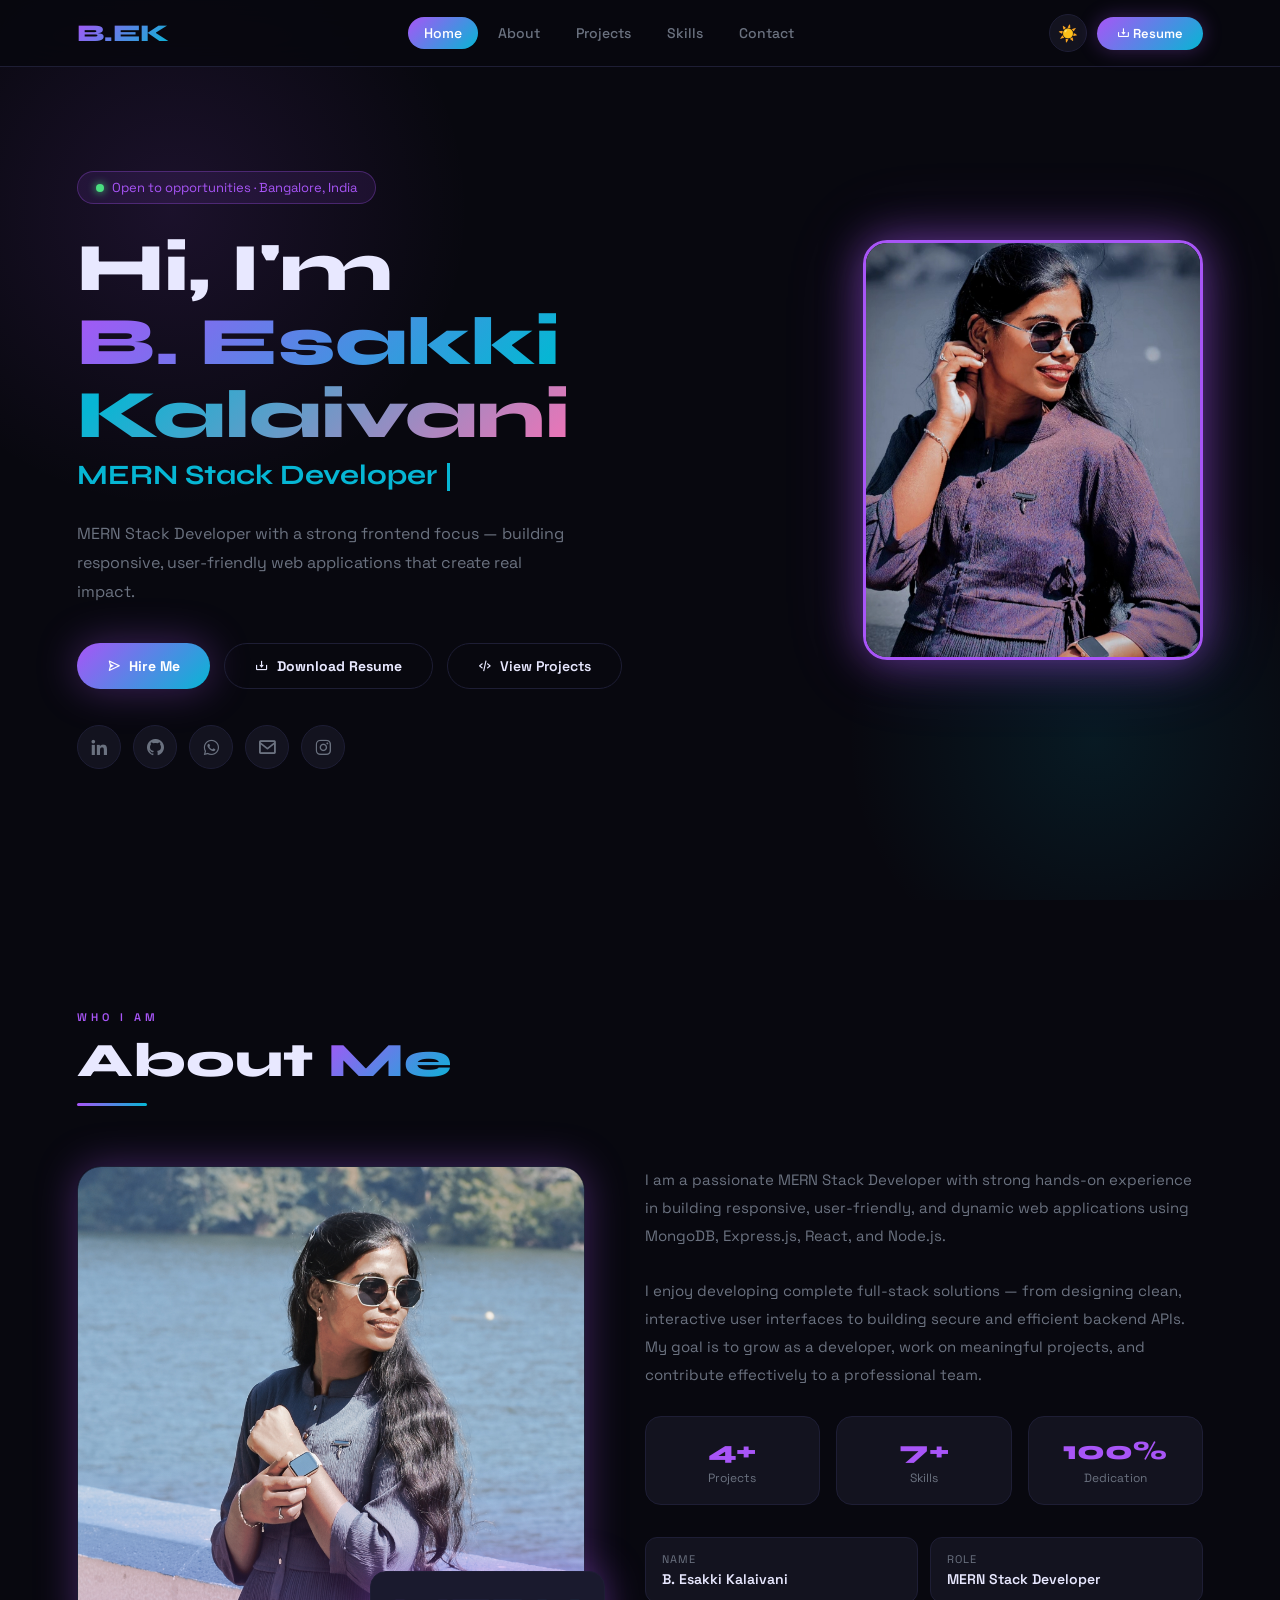
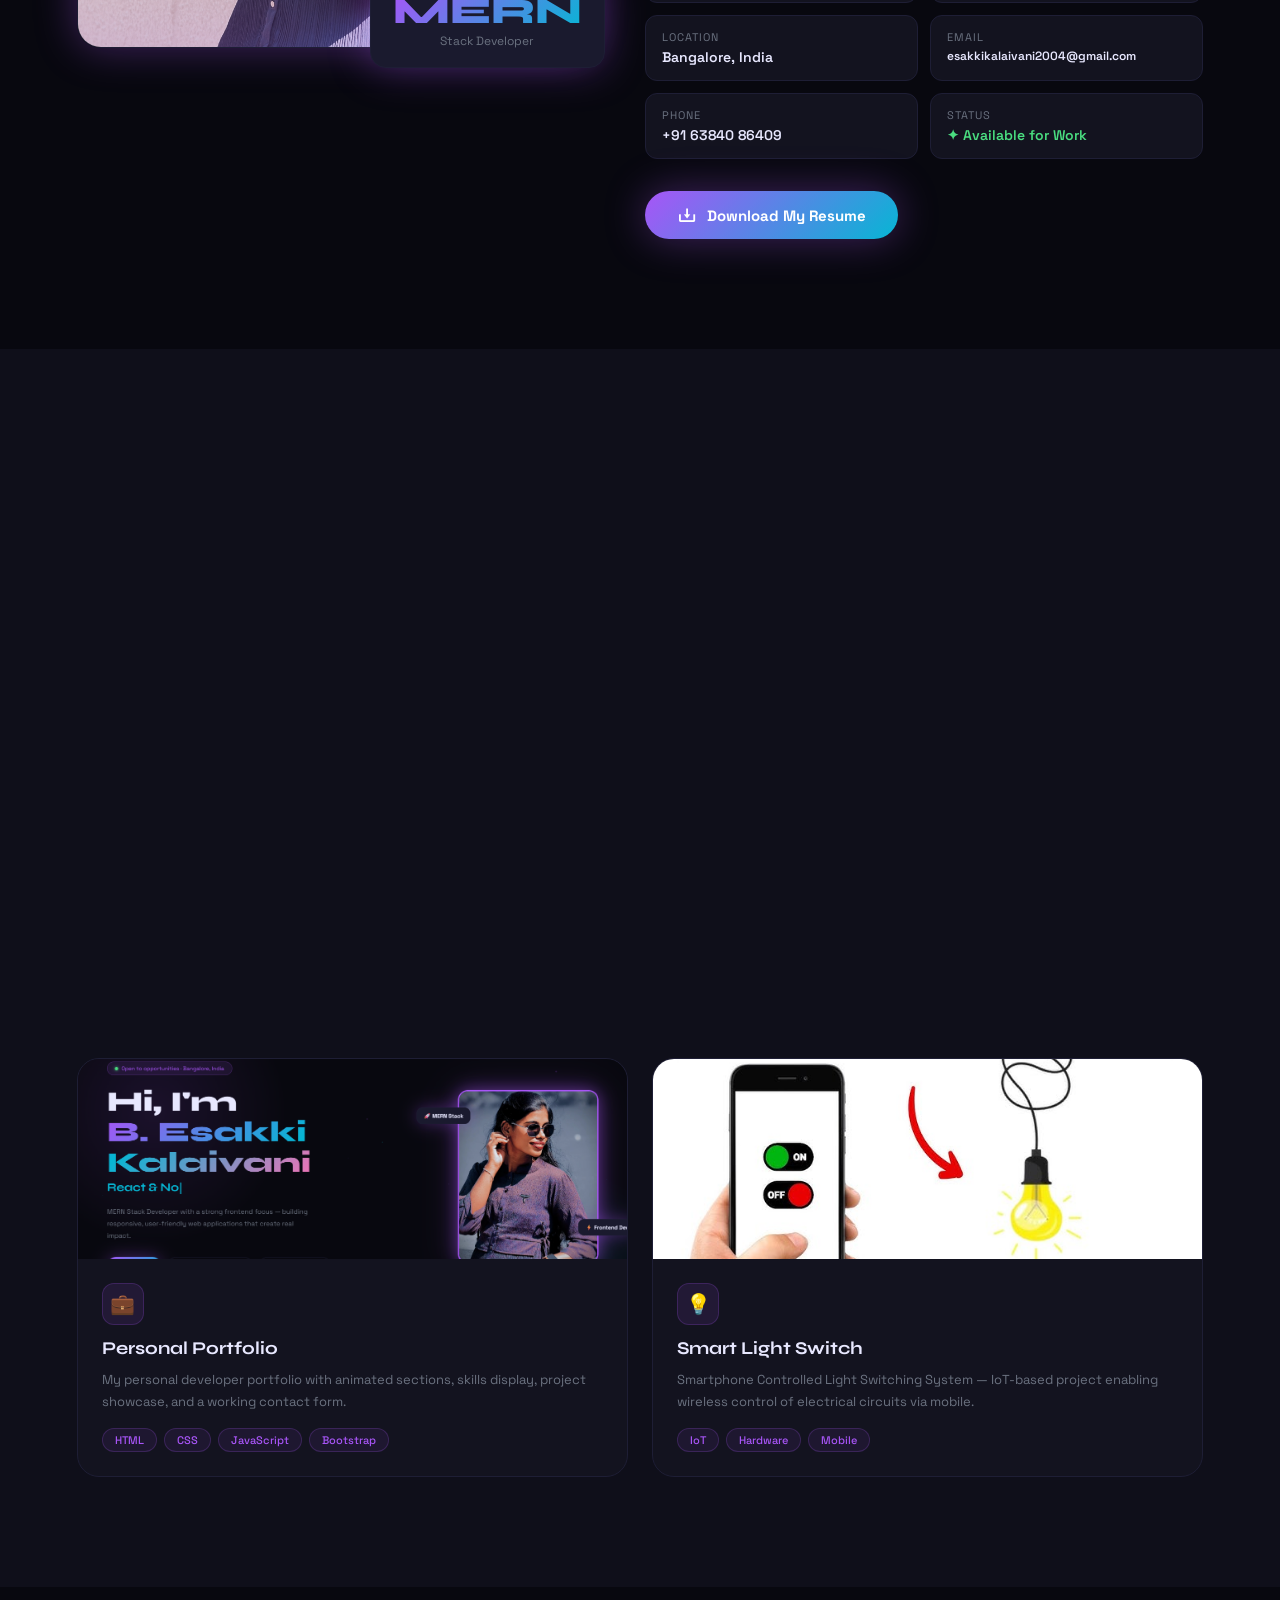
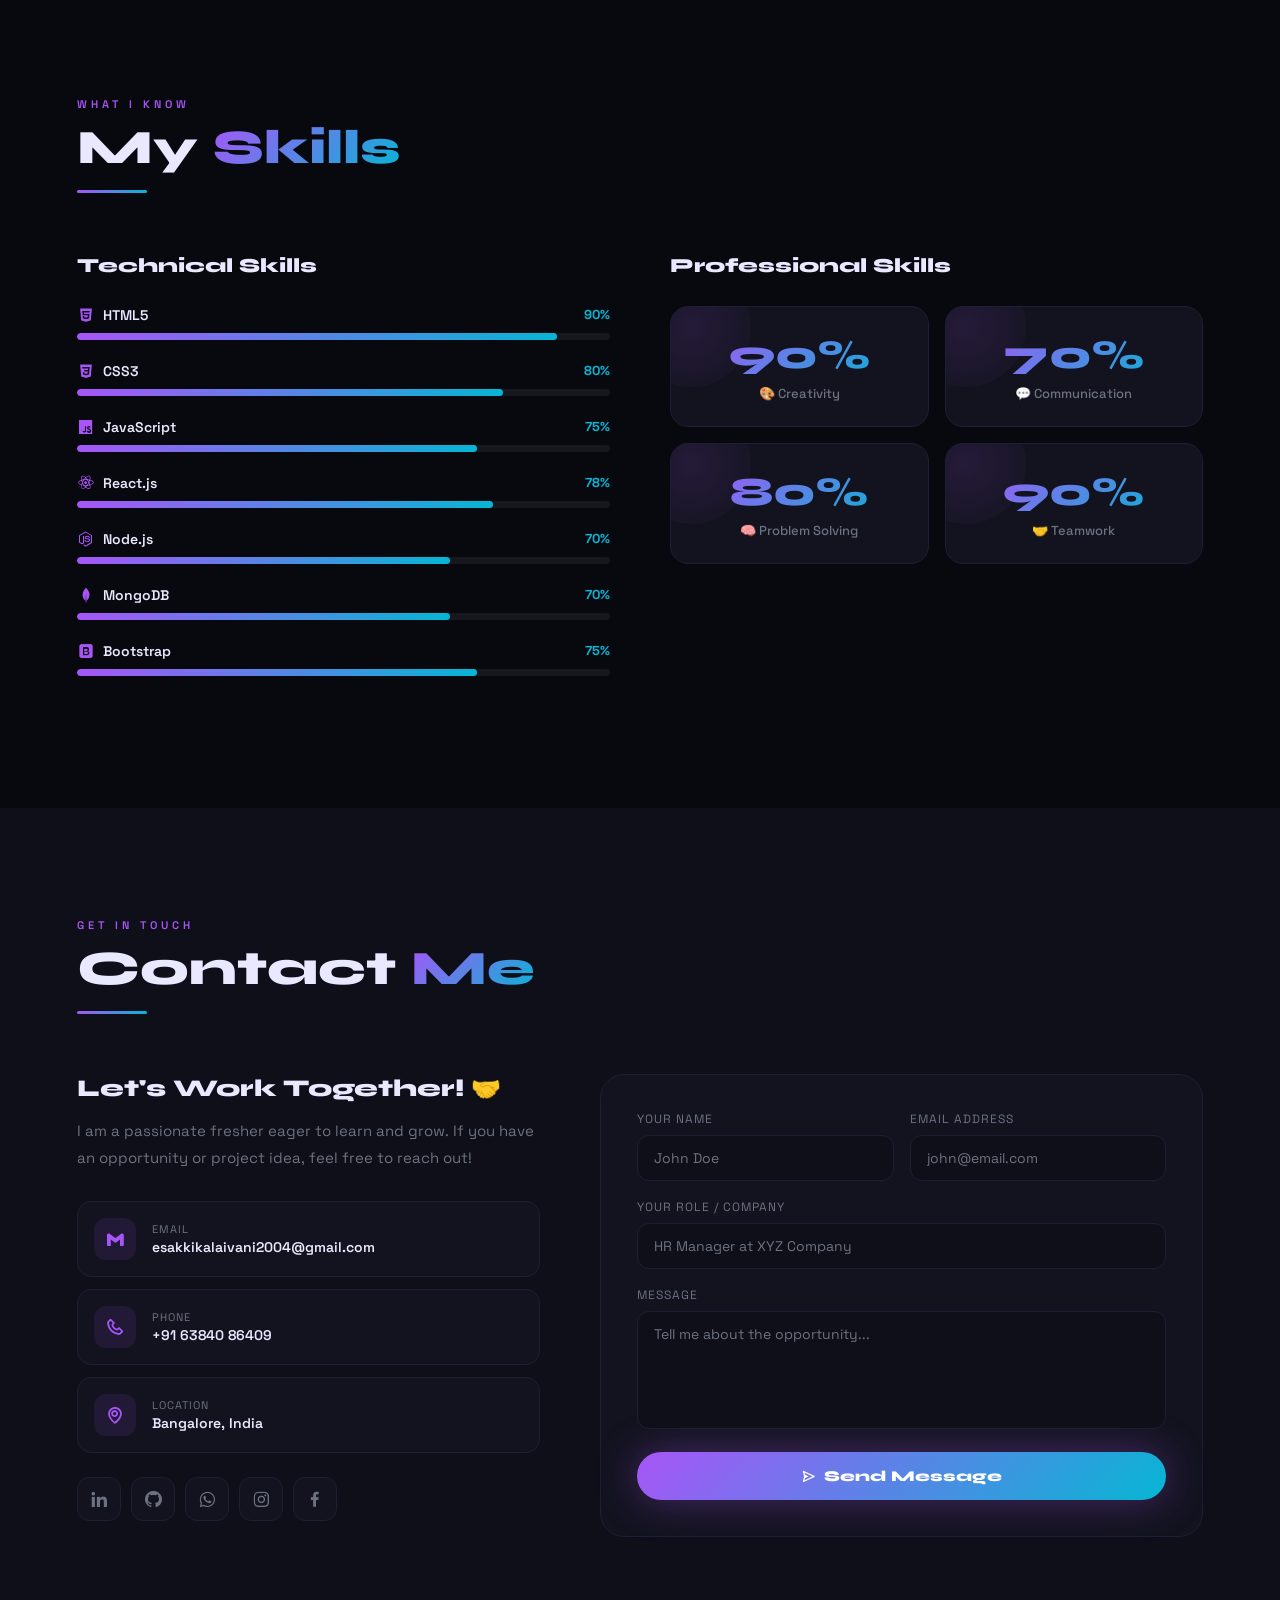
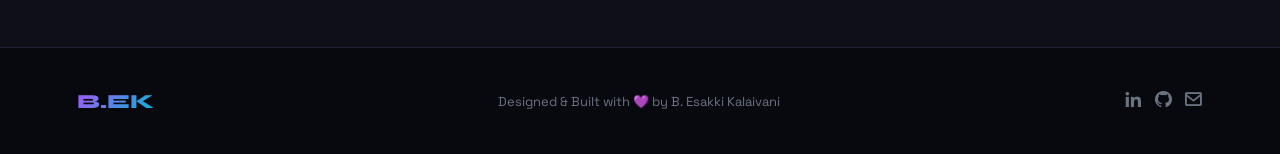
<file: index.html>
<!DOCTYPE html>
<html lang="en">
<head>
<meta charset="UTF-8">
<meta name="viewport" content="width=device-width, initial-scale=1.0">
<title>B. Esakki Kalaivani | MERN Stack Developer</title>
<link href="https://fonts.googleapis.com/css2?family=Space+Grotesk:wght@400;500;600;700&family=Syne:wght@700;800&display=swap" rel="stylesheet">
<link href="https://unpkg.com/boxicons@2.1.4/css/boxicons.min.css" rel="stylesheet">
<link rel="stylesheet" href="style.css">
<script defer src="script.js"></script>
</head>
<body>
<!-- ===== NAVBAR ===== -->
<nav id="navbar">
  <a href="#home" class="logo">B.EK</a>
  <div class="nav-links">
    <a href="#home" class="active">Home</a>
    <a href="#about">About</a>
    <a href="#projects">Projects</a>
    <a href="#skills">Skills</a>
    <a href="#contact">Contact</a>
  </div>
  <div class="nav-right">
    <button class="theme-btn" onclick="toggleTheme()" title="Toggle theme">☀️</button>
    <a href="kalaivani.pdf" target="_blank" download class="resume-nav-btn">
      <i class='bx bx-download'></i> Resume
    </a>
  </div>
</nav>

<!-- ===== HERO ===== -->
<section id="home">
  <div class="hero-blob1"></div>
  <div class="hero-blob2"></div>
  <div class="hero-content">
    <div class="badge">
      <span class="badge-dot"></span>
      Open to opportunities · Bangalore, India
    </div>
    <h1 class="hero-name">Hi, I'm<br><span class="grad">B. Esakki Kalaivani</span></h1>
    <div class="typed-wrap">
      <span id="typed-text"></span><span class="typed-cursor"></span>
    </div>
    <p class="hero-desc">
      MERN Stack Developer with a strong frontend focus — building responsive, user-friendly web applications that create real impact.
    </p>
    <div class="hero-btns">
      <a href="#contact" class="btn-glow">
        <i class='bx bx-send'></i> Hire Me
      </a>
      <a href="kalaivani.pdf" target="_blank" class="btn-glow" style="background:transparent;border:1.5px solid var(--border);color:var(--text);box-shadow:none;">
        <i class='bx bx-download'></i> Download Resume
      </a>
      <a href="#projects" class="btn-outline-hero">
        <i class='bx bx-code-alt'></i> View Projects
      </a>
    </div>
    <div class="hero-socials">
      <a href="https://linkedin.com" target="_blank" class="soc-btn" title="LinkedIn"><i class='bx bxl-linkedin'></i></a>
      <a href="https://github.com" target="_blank" class="soc-btn" title="GitHub"><i class='bx bxl-github'></i></a>
      <a href="https://wa.me/916384086409" target="_blank" class="soc-btn" title="WhatsApp"><i class='bx bxl-whatsapp'></i></a>
      <a href="mailto:esakkikalaivani2004@gmail.com" class="soc-btn" title="Email"><i class='bx bx-envelope'></i></a>
      <a href="https://instagram.com" target="_blank" class="soc-btn" title="Instagram"><i class='bx bxl-instagram'></i></a>
    </div>
  </div>

  <!-- HERO RIGHT IMAGE -->
  <div class="hero-right">
    <div class="profile-wrap">
      <div class="profile-ring-outer"></div>
      <div class="profile-img-wrap">
        <img src="pose3.jpg" alt="Kalaivani" onerror="this.style.display='none';this.parentElement.innerHTML='<div style=\'display:flex;align-items:center;justify-content:center;height:100%;font-family:Syne,sans-serif;font-size:80px;font-weight:800;background:linear-gradient(135deg,#a855f7,#06b6d4);-webkit-background-clip:text;-webkit-text-fill-color:transparent;\'>BEK</div>'">
  </div>
</section>

<!-- ===== ABOUT ===== -->
<section id="about">
  <div class="rev"><div class="sec-tag">Who I Am</div></div>
  <div class="rev d1"><div class="sec-title">About <span>Me</span></div></div>
  <div class="rev d2"><div class="sec-line"></div></div>

  <div class="about-grid">
    <div class="about-img-wrap rev left">
      <div class="about-img-box">
        <img src="pose2.jpg" alt="About Kalaivani" onerror="this.style.cssText='display:flex;align-items:center;justify-content:center;height:480px;font-size:120px;background:linear-gradient(135deg,rgba(168,85,247,0.1),rgba(6,182,212,0.1));'">
      </div>
      <div class="exp-card">
        <div class="exp-num">MERN</div>
        <div class="exp-label">Stack Developer</div>
      </div>
    </div>

    <div class="about-text-area rev right">
      <p>I am a passionate MERN Stack Developer with strong hands-on experience in building responsive, user-friendly, and dynamic web applications using MongoDB, Express.js, React, and Node.js.</p>
      <p>I enjoy developing complete full-stack solutions — from designing clean, interactive user interfaces to building secure and efficient backend APIs. My goal is to grow as a developer, work on meaningful projects, and contribute effectively to a professional team.</p>

      <div class="about-stats">
        <div class="a-stat">
          <div class="a-stat-num">4+</div>
          <div class="a-stat-label">Projects</div>
        </div>
        <div class="a-stat">
          <div class="a-stat-num">7+</div>
          <div class="a-stat-label">Skills</div>
        </div>
        <div class="a-stat">
          <div class="a-stat-num">100%</div>
          <div class="a-stat-label">Dedication</div>
        </div>
      </div>

      <div class="info-grid">
        <div class="info-item">
          <div class="lbl">Name</div>
          <div class="val">B. Esakki Kalaivani</div>
        </div>
        <div class="info-item">
          <div class="lbl">Role</div>
          <div class="val">MERN Stack Developer</div>
        </div>
        <div class="info-item">
          <div class="lbl">Location</div>
          <div class="val">Bangalore, India</div>
        </div>
        <div class="info-item">
          <div class="lbl">Email</div>
          <div class="val" style="font-size:12px;">esakkikalaivani2004@gmail.com</div>
        </div>
        <div class="info-item">
          <div class="lbl">Phone</div>
          <div class="val">+91 63840 86409</div>
        </div>
        <div class="info-item">
          <div class="lbl">Status</div>
          <div class="val available">✦ Available for Work</div>
        </div>
      </div>

      <a href="kalaivani.pdf" target="_blank" download class="resume-big-btn">
        <i class='bx bx-download'></i>
        Download My Resume
      </a>
    </div>
  </div>
</section>

<!-- ===== PROJECTS ===== -->
<section id="projects">
  <div class="rev"><div class="sec-tag">What I Built</div></div>
  <div class="rev d1"><div class="sec-title">My <span>Projects</span></div></div>
  <div class="rev d2"><div class="sec-line"></div></div>

  <div class="projects-grid">
    <div class="proj-card rev d1">
      <div class="proj-img">
        <!-- Replace netflix.png with your actual project screenshot filename -->
        <img src="netflix.png" alt="Netflix Clone" onerror="this.parentElement.style.cssText='background:linear-gradient(135deg,#e50914,#8b0000);display:flex;align-items:center;justify-content:center;font-size:60px;';this.style.display='none';">
        <div class="proj-img-overlay"></div>
      </div>
      <div class="proj-body">
        <div class="proj-icon-row">
          <div class="proj-emoji">🎬</div>
        </div>
        <h3>Netflix Clone</h3>
        <p>A fully responsive Netflix UI clone with movie listings, hero banner, and category rows. Clean layout with smooth hover effects.</p>
        <div class="tags">
          <span class="tag">HTML</span>
          <span class="tag">CSS</span>
          <span class="tag">JavaScript</span>
          <span class="tag">Bootstrap</span>
        </div>
      </div>
    </div>

    <div class="proj-card rev d2">
      <div class="proj-img">
        <!-- Replace netflix1.png with your actual project screenshot filename -->
        <img src="netflix1.png" alt="Netflix Design" onerror="this.parentElement.style.cssText='background:linear-gradient(135deg,#1a1a2e,#e50914,#16213e);display:flex;align-items:center;justify-content:center;font-size:60px;';this.style.display='none';">
        <div class="proj-img-overlay"></div>
      </div>
      <div class="proj-body">
        <div class="proj-icon-row">
          <div class="proj-emoji">🎨</div>
        </div>
        <h3>Netflix UI Design</h3>
        <p>A pixel-perfect Netflix landing page redesign focusing on typography, color contrast, and modern visual hierarchy.</p>
        <div class="tags">
          <span class="tag">UI Design</span>
          <span class="tag">CSS</span>
          <span class="tag">Responsive</span>
        </div>
      </div>
    </div>

    <div class="proj-card rev d3">
      <div class="proj-img">
        <!-- Replace portfolio.png with your actual project screenshot filename -->
        <img src="portfolio.png" alt="Portfolio" onerror="this.parentElement.style.cssText='background:linear-gradient(135deg,#a855f7,#06b6d4);display:flex;align-items:center;justify-content:center;font-size:60px;';this.style.display='none';">
        <div class="proj-img-overlay"></div>
      </div>
      <div class="proj-body">
        <div class="proj-icon-row">
          <div class="proj-emoji">💼</div>
        </div>
        <h3>Personal Portfolio</h3>
        <p>My personal developer portfolio with animated sections, skills display, project showcase, and a working contact form.</p>
        <div class="tags">
          <span class="tag">HTML</span>
          <span class="tag">CSS</span>
          <span class="tag">JavaScript</span>
          <span class="tag">Bootstrap</span>

        </div>
      </div>
    </div>

    <div class="proj-card rev d4">
      <div class="proj-img">
        <!-- Replace project.jpg with your actual project screenshot filename -->
        <img src="project.jpg" alt="Smart Light" onerror="this.parentElement.style.cssText='background:linear-gradient(135deg,#f59e0b,#d97706);display:flex;align-items:center;justify-content:center;font-size:60px;';this.style.display='none';">
        <div class="proj-img-overlay"></div>
      </div>
      <div class="proj-body">
        <div class="proj-icon-row">
          <div class="proj-emoji">💡</div>
        </div>
        <h3>Smart Light Switch</h3>
        <p>Smartphone Controlled Light Switching System — IoT-based project enabling wireless control of electrical circuits via mobile.</p>
        <div class="tags">
          <span class="tag">IoT</span>
          <span class="tag">Hardware</span>
          <span class="tag">Mobile</span>
        </div>
      </div>
    </div>
  </div>
</section>

<!-- ===== SKILLS ===== -->
<section id="skills">
  <div class="rev"><div class="sec-tag">What I Know</div></div>
  <div class="rev d1"><div class="sec-title">My <span>Skills</span></div></div>
  <div class="rev d2"><div class="sec-line"></div></div>

  <div class="skills-grid">
    <div class="rev left" id="skill-bars-wrap">
      <div class="skill-group-title">Technical Skills</div>
      <div class="skill-item">
        <div class="skill-top">
          <span class="skill-name"><i class='bx bxl-html5'></i> HTML5</span>
          <span class="skill-pct">90%</span>
        </div>
        <div class="track"><div class="fill" data-w="90"></div></div>
      </div>
      <div class="skill-item">
        <div class="skill-top">
          <span class="skill-name"><i class='bx bxl-css3'></i> CSS3</span>
          <span class="skill-pct">80%</span>
        </div>
        <div class="track"><div class="fill" data-w="80"></div></div>
      </div>
      <div class="skill-item">
        <div class="skill-top">
          <span class="skill-name"><i class='bx bxl-javascript'></i> JavaScript</span>
          <span class="skill-pct">75%</span>
        </div>
        <div class="track"><div class="fill" data-w="75"></div></div>
      </div>
      <div class="skill-item">
        <div class="skill-top">
          <span class="skill-name"><i class='bx bxl-react'></i> React.js</span>
          <span class="skill-pct">78%</span>
        </div>
        <div class="track"><div class="fill" data-w="78"></div></div>
      </div>
      <div class="skill-item">
        <div class="skill-top">
          <span class="skill-name"><i class='bx bxl-nodejs'></i> Node.js</span>
          <span class="skill-pct">70%</span>
        </div>
        <div class="track"><div class="fill" data-w="70"></div></div>
      </div>
      <div class="skill-item">
        <div class="skill-top">
          <span class="skill-name"><i class='bx bxl-mongodb'></i> MongoDB</span>
          <span class="skill-pct">70%</span>
        </div>
        <div class="track"><div class="fill" data-w="70"></div></div>
      </div>
      <div class="skill-item">
        <div class="skill-top">
          <span class="skill-name"><i class='bx bxl-bootstrap'></i> Bootstrap</span>
          <span class="skill-pct">75%</span>
        </div>
        <div class="track"><div class="fill" data-w="75"></div></div>
      </div>
    </div>

    <div class="rev right">
      <div class="skill-group-title">Professional Skills</div>
      <div class="pro-grid">
        <div class="pro-card">
          <div class="pro-num">90%</div>
          <div class="pro-label">🎨 Creativity</div>
        </div>
        <div class="pro-card">
          <div class="pro-num">70%</div>
          <div class="pro-label">💬 Communication</div>
        </div>
        <div class="pro-card">
          <div class="pro-num">80%</div>
          <div class="pro-label">🧠 Problem Solving</div>
        </div>
        <div class="pro-card">
          <div class="pro-num">90%</div>
          <div class="pro-label">🤝 Teamwork</div>
        </div>
      </div>
    </div>
  </div>
</section>

<!-- ===== CONTACT ===== -->
<section id="contact">
  <div class="rev"><div class="sec-tag">Get In Touch</div></div>
  <div class="rev d1"><div class="sec-title">Contact <span>Me</span></div></div>
  <div class="rev d2"><div class="sec-line"></div></div>

  <div class="contact-grid">
    <div class="contact-left rev left">
      <h3>Let's Work Together! 🤝</h3>
      <p>I am a passionate fresher eager to learn and grow. If you have an opportunity or project idea, feel free to reach out!</p>
      <div class="c-item">
        <div class="c-icon"><i class='bx bxl-gmail'></i></div>
        <div>
          <div class="c-lbl">Email</div>
          <div class="c-val">esakkikalaivani2004@gmail.com</div>
        </div>
      </div>
      <div class="c-item">
        <div class="c-icon"><i class='bx bx-phone'></i></div>
        <div>
          <div class="c-lbl">Phone</div>
          <div class="c-val">+91 63840 86409</div>
        </div>
      </div>
      <div class="c-item">
        <div class="c-icon"><i class='bx bx-map'></i></div>
        <div>
          <div class="c-lbl">Location</div>
          <div class="c-val">Bangalore, India</div>
        </div>
      </div>
      <div class="social-row">
        <a href="https://linkedin.com" target="_blank" class="soc2"><i class='bx bxl-linkedin'></i></a>
        <a href="https://github.com" target="_blank" class="soc2"><i class='bx bxl-github'></i></a>
        <a href="https://wa.me/916384086409" target="_blank" class="soc2"><i class='bx bxl-whatsapp'></i></a>
        <a href="https://instagram.com" target="_blank" class="soc2"><i class='bx bxl-instagram'></i></a>
        <a href="https://facebook.com" target="_blank" class="soc2"><i class='bx bxl-facebook'></i></a>
      </div>
    </div>

    <div class="form-box rev right">
      <form id="contactForm">
        <div class="f-row">
          <div class="f-group">
            <label>Your Name</label>
            <input type="text" placeholder="John Doe" required>
          </div>
          <div class="f-group">
            <label>Email Address</label>
            <input type="email" placeholder="john@email.com" required>
          </div>
        </div>
        <div class="f-group">
          <label>Your Role / Company</label>
          <input type="text" placeholder="HR Manager at XYZ Company">
        </div>
        <div class="f-group">
          <label>Message</label>
          <textarea rows="5" placeholder="Tell me about the opportunity..." required></textarea>
        </div>
        <button type="submit" class="send-btn">
          <i class='bx bx-send'></i> Send Message
        </button>
      </form>
    </div>
  </div>
</section>

<!-- ===== FOOTER ===== -->
<footer>
  <div class="footer-logo">B.EK</div>
  <p>Designed & Built with 💜 by B. Esakki Kalaivani</p>
  <div class="footer-soc">
    <a href="https://linkedin.com" target="_blank"><i class='bx bxl-linkedin'></i></a>
    <a href="https://github.com" target="_blank"><i class='bx bxl-github'></i></a>
    <a href="mailto:esakkikalaivani2004@gmail.com"><i class='bx bx-envelope'></i></a>
  </div>
</footer>
<script src="script.js"></script>
</body>
</html>
</file>
<file: style.css>
/* ===== ROOT ===== */
*{
    margin:0;padding:0;box-sizing:border-box;
}
:root{
  --bg:#08080f;
  --bg2:#0f0f1a;
  --card:#13131f;
  --card2:#1a1a2e;
  --border:#1e1e35;
  --accent:#a855f7;
  --accent2:#06b6d4;
  --accent3:#f472b6;
  --text:#e8e8ff;
  --muted:#6b7280;
  --glow-purple:0 0 40px rgba(168,85,247,0.35);
  --glow-cyan:0 0 40px rgba(6,182,212,0.3);
}
body.light{
  --bg:#f5f3ff;
  --bg2:#ede9fe;
  --card:#ffffff;
  --card2:#f0ebff;
  --border:#ddd6fe;
  --accent:#7c3aed;
  --accent2:#0891b2;
  --accent3:#db2777;
  --text:#1e1b4b;
  --muted:#6b7280;
}
html{scroll-behavior:smooth;}
body{
  font-family:'Space Grotesk',sans-serif;
  background:var(--bg);
  color:var(--text);
  cursor:auto;
  overflow-x:hidden;
  transition:background 0.5s,color 0.5s;
}


/* ===== NAVBAR ===== */
nav{
  position:fixed;top:0;left:0;width:100%;z-index:500;
  padding:14px 6%;
  display:flex;justify-content:space-between;align-items:center;
  background:rgba(8,8,15,0.85);
  backdrop-filter:blur(24px);
  border-bottom:1px solid var(--border);
  transition:all 0.4s;
}
body.light nav{background:rgba(245,243,255,0.92);}
nav.scrolled{padding:10px 6%;box-shadow:0 4px 30px rgba(168,85,247,0.15);}
.logo{
  font-family:'Syne',sans-serif;font-size:24px;font-weight:800;
  background:linear-gradient(135deg,var(--accent),var(--accent2));
  -webkit-background-clip:text;-webkit-text-fill-color:transparent;
  background-clip:text;text-decoration:none;
}
.nav-links{display:flex;gap:4px;align-items:center;}
.nav-links a{
  color:var(--muted);text-decoration:none;font-size:14px;font-weight:500;
  padding:7px 16px;border-radius:25px;
  transition:all 0.3s;position:relative;
}
.nav-links a:hover,.nav-links a.active{
  color:white;
  background:linear-gradient(135deg,var(--accent),var(--accent2));
}
.nav-right{display:flex;gap:10px;align-items:center;}
.theme-btn{
  width:38px;height:38px;border-radius:50%;
  border:1px solid var(--border);background:var(--card);
  color:var(--text);font-size:16px;cursor:pointer;
  display:flex;align-items:center;justify-content:center;
  transition:all 0.3s;
}
.theme-btn:hover{border-color:var(--accent);transform:rotate(20deg);}
.resume-nav-btn{
  padding:8px 20px;border-radius:25px;
  background:linear-gradient(135deg,var(--accent),var(--accent2));
  color:white;text-decoration:none;font-size:13px;font-weight:600;
  border:none;cursor:pointer;
  transition:all 0.3s;
  box-shadow:0 0 20px rgba(168,85,247,0.3);
}
.resume-nav-btn:hover{box-shadow:0 0 35px rgba(168,85,247,0.6);transform:translateY(-2px);}

/* ===== HERO ===== */
#home{
  min-height:100vh;
  display:flex;
  align-items:center;
  padding:120px 6% 80px;
  position:relative;;
  overflow:hidden;
}
.hero-blob1{
  position:absolute;top:-10%;left:-10%;
  width:600px;height:600px;border-radius:50%;
  background:radial-gradient(circle,rgba(168,85,247,0.12),transparent 70%);
  animation:blobMove 8s ease-in-out infinite;
  pointer-events:none;
}
.hero-blob2{
  position:absolute;bottom:-10%;right:-5%;
  width:500px;height:500px;border-radius:50%;
  background:radial-gradient(circle,rgba(6,182,212,0.1),transparent 70%);
  animation:blobMove 10s ease-in-out infinite reverse;
  pointer-events:none;
}
@keyframes blobMove{
  0%,100%{transform:translate(0,0) scale(1);}
  50%{transform:translate(30px,20px) scale(1.08);}
}
.hero-content{position:relative;z-index:2;max-width:640px;}
.badge{
  display:inline-flex;align-items:center;gap:8px;
  background:rgba(168,85,247,0.1);
  border:1px solid rgba(168,85,247,0.3);
  border-radius:30px;padding:7px 18px;
  font-size:13px;color:var(--accent);margin-bottom:28px;
  animation:fadeDown 0.8s ease forwards;
}
.badge-dot{
  width:8px;height:8px;background:#4ade80;
  border-radius:50%;
  box-shadow:0 0 8px #4ade80;
  animation:pulse 2s infinite;
}
@keyframes pulse{0%,100%{opacity:1;transform:scale(1);}50%{opacity:0.5;transform:scale(0.7);}}
.hero-name{
  font-family:'Syne',sans-serif;
  font-size:clamp(38px,5.5vw,68px);
  font-weight:800;line-height:1.08;
  margin-bottom:6px;
  animation:slideUp 0.9s ease forwards;
}
.hero-name .grad{
  background:linear-gradient(135deg,var(--accent),var(--accent2),var(--accent3));
  -webkit-background-clip:text;-webkit-text-fill-color:transparent;
  background-clip:text;
}
.typed-wrap{
  font-family:'Syne',sans-serif;
  font-size:clamp(18px,2.5vw,28px);
  font-weight:700;color:var(--accent2);
  min-height:40px;margin-bottom:22px;
  animation:slideUp 1s ease forwards;
}
.typed-cursor{
  display:inline-block;
  background:var(--accent2);
  width:3px;height:1em;
  vertical-align:middle;
  margin-left:3px;
  animation:blink 1s infinite;
}
@keyframes blink{0%,100%{opacity:1;}50%{opacity:0;}}
.hero-desc{
  color:var(--muted);font-size:16px;line-height:1.8;
  margin-bottom:36px;max-width:500px;
  animation:slideUp 1.1s ease forwards;
}
.hero-btns{
  display:flex;gap:14px;flex-wrap:wrap;
  animation:slideUp 1.2s ease forwards;
}
.btn-glow{
  padding:13px 30px;border-radius:30px;
  background:linear-gradient(135deg,var(--accent),var(--accent2));
  color:white;text-decoration:none;font-weight:700;font-size:14px;
  border:none;cursor:pointer;
  box-shadow:var(--glow-purple);
  transition:all 0.3s;
  display:inline-flex;align-items:center;gap:8px;
}
.btn-glow:hover{transform:translateY(-3px);box-shadow:0 0 55px rgba(168,85,247,0.7);}
.btn-outline-hero{
  padding:13px 30px;border-radius:30px;
  border:1.5px solid var(--border);
  background:transparent;color:var(--text);
  text-decoration:none;font-weight:600;font-size:14px;
  cursor:pointer;transition:all 0.3s;
  display:inline-flex;align-items:center;gap:8px;
}
.btn-outline-hero:hover{border-color:var(--accent);color:var(--accent);background:rgba(168,85,247,0.06);}
.hero-socials{
  display:flex;gap:12px;margin-top:36px;
  animation:slideUp 1.3s ease forwards;
}
.soc-btn{
  width:44px;height:44px;border-radius:50%;
  border:1px solid var(--border);background:var(--card);
  display:flex;align-items:center;justify-content:center;
  text-decoration:none;color:var(--muted);font-size:20px;
  transition:all 0.35s;
}
.soc-btn:hover{
  border-color:var(--accent);color:var(--accent);
  transform:translateY(-4px);
  box-shadow:var(--glow-purple);
}

/* HERO IMAGE */
.hero-right{
  position:absolute;right:6%;top:50%;
  transform:translateY(-50%);z-index:2;
  animation:slideRight 1s ease forwards;
}
.profile-wrap{
  position:relative;width:340px;height:420px;
}
/* .profile-ring-outer{display:none;} */
.profile-img-wrap{
  width:340px;height:420px;border-radius:24px;
  overflow:hidden;
  border:3px solid var(--accent);
  box-shadow:0 0 40px rgba(168,85,247,0.5), 0 0 80px rgba(168,85,247,0.2);
  animation:floatY 6s ease-in-out infinite;
}
@keyframes floatY{0%,100%{transform:translateY(0);}50%{transform:translateY(-18px);}}
.profile-img-wrap img{
  width:100%;height:100%;object-fit:cover;
}

/* ===== SECTION COMMON ===== */
section{padding:110px 6%;}
.sec-tag{
  font-size:11px;letter-spacing:4px;text-transform:uppercase;
  color:var(--accent);margin-bottom:8px;font-weight:600;
}
.sec-title{
  font-family:'Syne',sans-serif;
  font-size:clamp(30px,4vw,48px);font-weight:800;
  margin-bottom:14px;
}
.sec-title span{
  background:linear-gradient(135deg,var(--accent),var(--accent2));
  -webkit-background-clip:text;-webkit-text-fill-color:transparent;
  background-clip:text;
}
.sec-line{
  width:70px;height:3px;border-radius:3px;
  background:linear-gradient(to right,var(--accent),var(--accent2));
  margin-bottom:60px;
}

/* ===== ABOUT ===== */
.about-grid{
  display:grid;grid-template-columns:1fr 1.1fr;
  gap:60px;align-items:start;
}
.about-img-wrap{position:relative;}
.about-img-box{
  border-radius:24px;overflow:hidden;
  border:1px solid var(--border);
  box-shadow:var(--glow-purple);
  position:relative;
}
.about-img-box img{width:100%;height:480px;object-fit:cover;object-position:top;display:block;}
.about-img-box::after{
  content:'';position:absolute;inset:0;
  background:linear-gradient(to bottom,transparent 60%,rgba(168,85,247,0.2));
  pointer-events:none;
}
.exp-card{
  position:absolute;bottom:-20px;right:-20px;
  background:var(--card2);border:1px solid var(--border);
  border-radius:16px;padding:18px 22px;
  box-shadow:var(--glow-purple);
  text-align:center;
}
.exp-num{
  font-family:'Syne',sans-serif;font-size:36px;font-weight:800;
  background:linear-gradient(135deg,var(--accent),var(--accent2));
  -webkit-background-clip:text;-webkit-text-fill-color:transparent;
  background-clip:text;
}
.exp-label{font-size:12px;color:var(--muted);}
.about-text-area p{
  color:var(--muted);line-height:1.85;font-size:15px;margin-bottom:28px;
}
.about-stats{
  display:grid;grid-template-columns:repeat(3,1fr);
  gap:16px;margin-bottom:32px;
}
.a-stat{
  background:var(--card);border:1px solid var(--border);
  border-radius:16px;padding:18px;text-align:center;
  transition:all 0.3s;
}
.a-stat:hover{border-color:rgba(168,85,247,0.4);transform:translateY(-4px);box-shadow:var(--glow-purple);}
.a-stat-num{
  font-family:'Syne',sans-serif;font-size:26px;font-weight:800;
  color:var(--accent);
}
.a-stat-label{font-size:12px;color:var(--muted);margin-top:4px;}
.info-grid{
  display:grid;grid-template-columns:1fr 1fr;gap:12px;margin-bottom:32px;
}
.info-item{
  background:var(--card);border:1px solid var(--border);
  border-radius:12px;padding:14px 16px;
}
.info-item .lbl{font-size:11px;color:var(--muted);text-transform:uppercase;letter-spacing:1px;margin-bottom:4px;}
.info-item .val{font-size:14px;font-weight:600;color:var(--text);}
.available{color:#4ade80 !important;}
.resume-big-btn{
  display:inline-flex;align-items:center;gap:10px;
  padding:14px 32px;border-radius:30px;
  background:linear-gradient(135deg,var(--accent),var(--accent2));
  color:white;text-decoration:none;font-weight:700;font-size:15px;
  box-shadow:var(--glow-purple);transition:all 0.3s;
  border:none;cursor:pointer;
}
.resume-big-btn:hover{transform:translateY(-3px);box-shadow:0 0 55px rgba(168,85,247,0.65);}
.resume-big-btn i{font-size:20px;}

/* ===== PROJECTS ===== */
#projects{background:var(--bg2);}
.projects-grid{
  display:grid;grid-template-columns:repeat(2,1fr);
  gap:24px;
}
.proj-card{
  background:var(--card);border:1px solid var(--border);
  border-radius:22px;overflow:hidden;
  transition:all 0.4s cubic-bezier(0.4,0,0.2,1);
  position:relative;
}
.proj-card:hover{
  transform:translateY(-10px);
  border-color:rgba(168,85,247,0.5);
  box-shadow:0 20px 60px rgba(168,85,247,0.2);
}
.proj-img{
  width:100%;height:200px;
  overflow:hidden;position:relative;
  background:var(--card2);
}
.proj-img img{
  width:100%;height:100%;object-fit:cover;
  transition:transform 0.5s ease;
  display:block;
}
.proj-card:hover .proj-img img{transform:scale(1.07);}
.proj-img-overlay{
  position:absolute;inset:0;
  background:linear-gradient(to bottom,transparent 40%,rgba(168,85,247,0.25));
  opacity:0;transition:opacity 0.4s;
}
.proj-card:hover .proj-img-overlay{opacity:1;}
.proj-body{padding:24px;}
.proj-icon-row{
  display:flex;align-items:center;gap:10px;margin-bottom:12px;
}
.proj-emoji{
  width:42px;height:42px;border-radius:12px;
  background:rgba(168,85,247,0.1);border:1px solid rgba(168,85,247,0.2);
  display:flex;align-items:center;justify-content:center;font-size:20px;
}
.proj-card h3{
  font-family:'Syne',sans-serif;font-size:18px;font-weight:700;
  margin-bottom:10px;
}
.proj-card p{color:var(--muted);font-size:13px;line-height:1.65;margin-bottom:16px;}
.tags{display:flex;gap:7px;flex-wrap:wrap;}
.tag{
  font-size:11px;padding:4px 12px;border-radius:20px;
  background:rgba(168,85,247,0.08);color:var(--accent);
  border:1px solid rgba(168,85,247,0.2);font-weight:500;
}

/* ===== SKILLS ===== */
.skills-grid{display:grid;grid-template-columns:1fr 1fr;gap:60px;}
.skill-group-title{
  font-family:'Syne',sans-serif;font-size:20px;font-weight:800;
  margin-bottom:28px;color:var(--text);
}
.skill-item{margin-bottom:22px;}
.skill-top{display:flex;justify-content:space-between;margin-bottom:9px;}
.skill-name{font-size:14px;font-weight:600;display:flex;align-items:center;gap:8px;}
.skill-name i{font-size:18px;color:var(--accent);}
.skill-pct{font-size:13px;font-weight:700;color:var(--accent2);}
.track{
  height:7px;background:rgba(255,255,255,0.06);
  border-radius:20px;overflow:hidden;
}
body.light .track{background:rgba(0,0,0,0.07);}
.fill{
  height:100%;width:0;border-radius:20px;
  background:linear-gradient(to right,var(--accent),var(--accent2));
  transition:width 1.6s cubic-bezier(0.4,0,0.2,1);
  position:relative;overflow:hidden;
}
.fill::after{
  content:'';position:absolute;
  top:0;left:-100%;width:100%;height:100%;
  background:linear-gradient(90deg,transparent,rgba(255,255,255,0.3),transparent);
  animation:shimmer 2s infinite;
}
@keyframes shimmer{to{left:200%;}}
.pro-grid{display:grid;grid-template-columns:1fr 1fr;gap:16px;}
.pro-card{
  background:var(--card);border:1px solid var(--border);
  border-radius:18px;padding:24px;text-align:center;
  transition:all 0.35s;position:relative;overflow:hidden;
}
.pro-card::before{
  content:'';position:absolute;
  top:-40px;left:-40px;width:120px;height:120px;
  border-radius:50%;
  background:radial-gradient(circle,rgba(168,85,247,0.12),transparent);
  pointer-events:none;
}
.pro-card:hover{border-color:rgba(168,85,247,0.4);transform:translateY(-5px);box-shadow:var(--glow-purple);}
.pro-num{
  font-family:'Syne',sans-serif;font-size:40px;font-weight:800;
  background:linear-gradient(135deg,var(--accent),var(--accent2));
  -webkit-background-clip:text;-webkit-text-fill-color:transparent;
  background-clip:text;
}
.pro-label{font-size:13px;color:var(--muted);margin-top:6px;font-weight:500;}

/* ===== CONTACT ===== */
#contact{background:var(--bg2);}
.contact-grid{display:grid;grid-template-columns:1fr 1.3fr;gap:60px;}
.contact-left h3{
  font-family:'Syne',sans-serif;font-size:24px;font-weight:800;
  margin-bottom:14px;
}
.contact-left p{color:var(--muted);font-size:15px;line-height:1.8;margin-bottom:30px;}
.c-item{
  display:flex;align-items:center;gap:16px;
  padding:16px;border-radius:14px;
  background:var(--card);border:1px solid var(--border);
  margin-bottom:12px;transition:all 0.3s;
}
.c-item:hover{border-color:rgba(168,85,247,0.35);transform:translateX(5px);}
.c-icon{
  width:42px;height:42px;border-radius:12px;
  background:rgba(168,85,247,0.1);
  display:flex;align-items:center;justify-content:center;
  font-size:20px;color:var(--accent);flex-shrink:0;
}
.c-lbl{font-size:11px;color:var(--muted);text-transform:uppercase;letter-spacing:1px;}
.c-val{font-size:14px;font-weight:600;margin-top:2px;}
.social-row{display:flex;gap:10px;margin-top:24px;}
.soc2{
  width:44px;height:44px;border-radius:12px;
  border:1px solid var(--border);background:var(--card);
  display:flex;align-items:center;justify-content:center;
  text-decoration:none;color:var(--muted);font-size:20px;
  transition:all 0.3s;
}
.soc2:hover{border-color:var(--accent);color:var(--accent);transform:translateY(-4px);box-shadow:var(--glow-purple);}
.form-box{
  background:var(--card);border:1px solid var(--border);
  border-radius:24px;padding:36px;
}
.f-row{display:grid;grid-template-columns:1fr 1fr;gap:16px;}
.f-group{margin-bottom:18px;}
.f-group label{
  font-size:12px;color:var(--muted);display:block;
  margin-bottom:8px;text-transform:uppercase;letter-spacing:1px;
}
.f-group input,.f-group textarea{
  width:100%;
  background:var(--bg2);
  border:1px solid var(--border);
  border-radius:12px;padding:13px 16px;
  color:var(--text);font-family:'Space Grotesk',sans-serif;font-size:14px;
  outline:none;transition:all 0.3s;resize:none;
}
.f-group input:focus,.f-group textarea:focus{
  border-color:var(--accent);
  box-shadow:0 0 0 3px rgba(168,85,247,0.12);
}
.f-group input::placeholder,.f-group textarea::placeholder{color:var(--muted);}
.send-btn{
  width:100%;padding:15px;border-radius:30px;border:none;
  background:linear-gradient(135deg,var(--accent),var(--accent2));
  color:white;font-family:'Syne',sans-serif;font-size:15px;font-weight:800;
  cursor:pointer;transition:all 0.3s;
  box-shadow:var(--glow-purple);
  display:flex;align-items:center;justify-content:center;gap:8px;
}
.send-btn:hover{transform:translateY(-3px);box-shadow:0 0 55px rgba(168,85,247,0.65);}

/* ===== FOOTER ===== */
footer{
  padding:40px 6%;
  border-top:1px solid var(--border);
  display:flex;justify-content:space-between;align-items:center;
  flex-wrap:wrap;gap:16px;
}
.footer-logo{
  font-family:'Syne',sans-serif;font-size:20px;font-weight:800;
  background:linear-gradient(135deg,var(--accent),var(--accent2));
  -webkit-background-clip:text;-webkit-text-fill-color:transparent;
  background-clip:text;
}
footer p{color:var(--muted);font-size:13px;}
.footer-soc{display:flex;gap:10px;}
.footer-soc a{color:var(--muted);font-size:20px;text-decoration:none;transition:color 0.3s;}
.footer-soc a:hover{color:var(--accent);}

/* ===== ANIMATIONS ===== */
@keyframes fadeDown{from{opacity:0;transform:translateY(-20px);}to{opacity:1;transform:translateY(0);}}
@keyframes slideUp{from{opacity:0;transform:translateY(30px);}to{opacity:1;transform:translateY(0);}}
@keyframes slideRight{from{opacity:0;transform:translate(40px,-50%);}to{opacity:1;transform:translate(0,-50%);}}

/* SCROLL REVEAL */
.rev{opacity:0;transform:translateY(40px);transition:all 0.75s cubic-bezier(0.4,0,0.2,1);}
.rev.left{transform:translateX(-40px);}
.rev.right{transform:translateX(40px);}
.rev.show{opacity:1;transform:translate(0,0);}

/* ===== RESPONSIVE ===== */
@media(max-width:1024px){
  .hero-right{display:none;}
  .about-grid{grid-template-columns:1fr;}
  .about-img-box img{height:360px;}
}
@media(max-width:768px){
  nav{padding:12px 4%;}
  .nav-links{display:none;}
  section{padding:80px 4%;}
  #home{padding:100px 4% 60px;}
  .projects-grid{grid-template-columns:1fr;}
  .skills-grid{grid-template-columns:1fr;}
  .contact-grid{grid-template-columns:1fr;}
  .f-row{grid-template-columns:1fr;}
  footer{flex-direction:column;text-align:center;}
  .about-stats{grid-template-columns:repeat(3,1fr);}
}
@media(max-width:480px){
  .hero-name{font-size:34px;}
  .about-stats{grid-template-columns:1fr 1fr;}
  .info-grid{grid-template-columns:1fr;}
  .pro-grid{grid-template-columns:1fr 1fr;}
}
</file>
